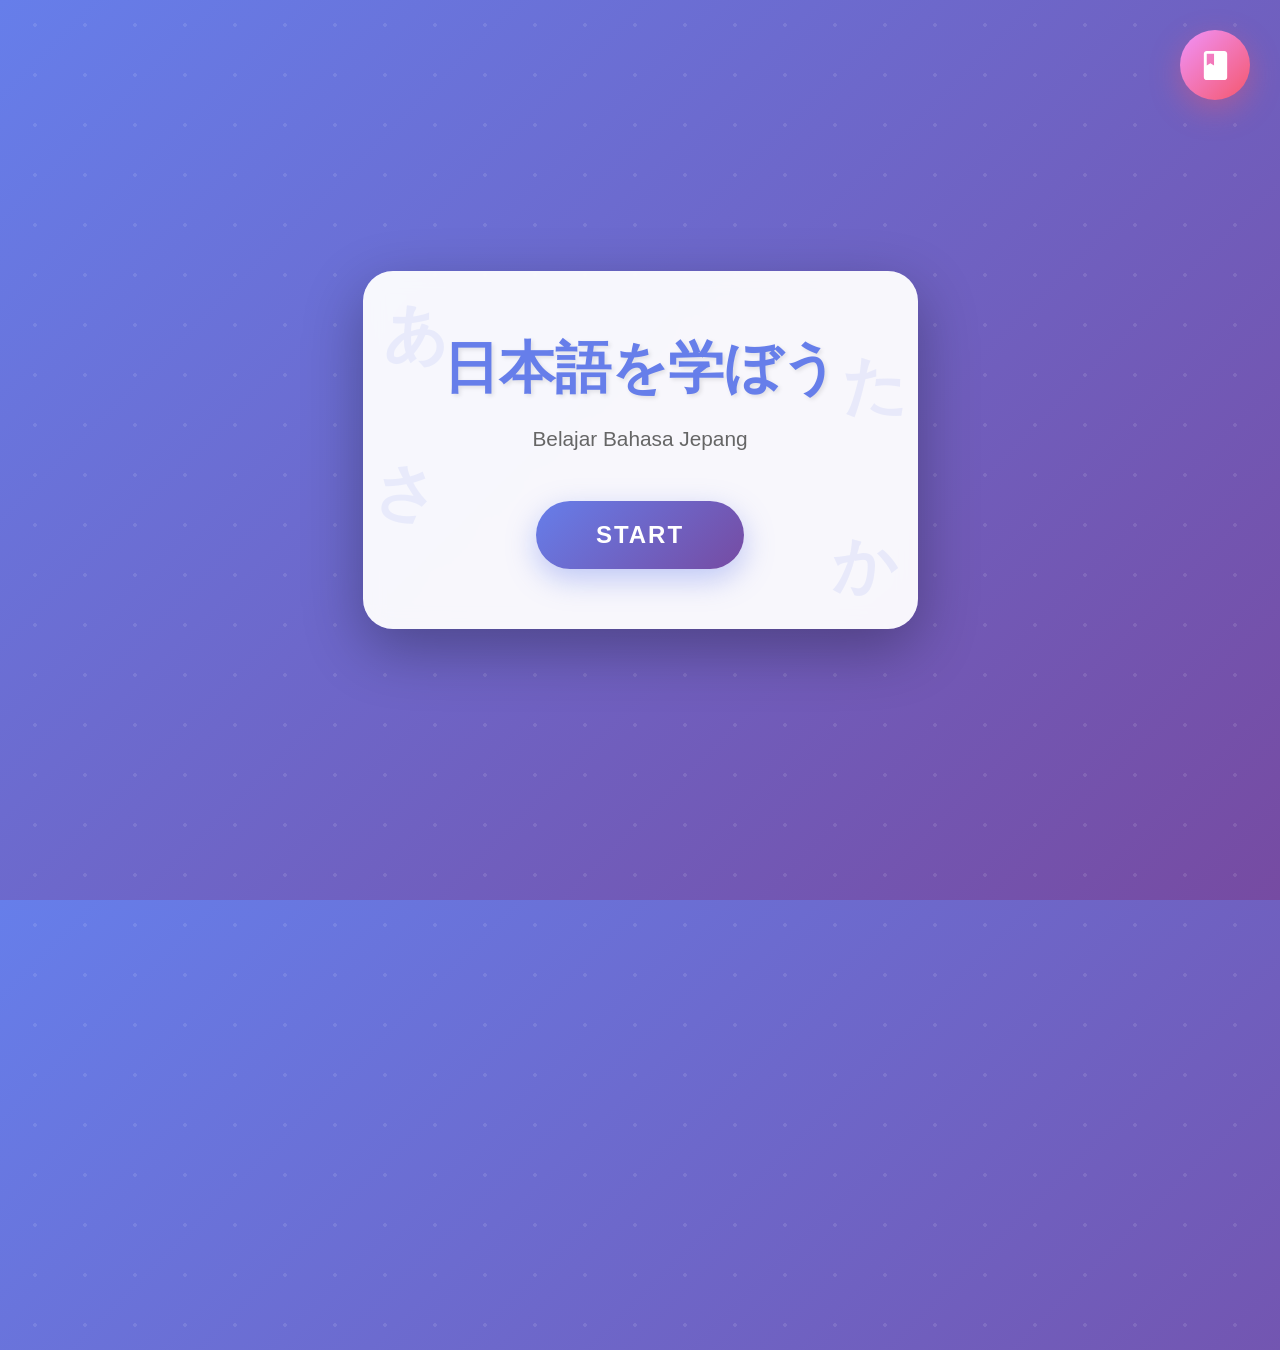
<file: index.html>
<!DOCTYPE html>
<html lang="id">
<head>
  <meta charset="UTF-8" />
  <meta name="viewport" content="width=device-width, initial-scale=1.0" />
  <title>Belajar Bahasa Jepang</title>
  <style>
    * {
      margin: 0;
      padding: 0;
      box-sizing: border-box;
    }

    body {
      font-family: 'Segoe UI', Tahoma, Geneva, Verdana, sans-serif;
      background: linear-gradient(135deg, #667eea 0%, #764ba2 100%);
      min-height: 100vh;
      display: flex;
      justify-content: center;
      align-items: center;
      position: relative;
      overflow: hidden;
    }

    body::before {
      content: '';
      position: absolute;
      top: -50%;
      right: -50%;
      width: 200%;
      height: 200%;
      background: radial-gradient(circle, rgba(255,255,255,0.1) 2px, transparent 1px);
      background-size: 50px 50px;
      animation: float 20s linear infinite;
    }

    @keyframes float {
      0% { transform: translate(0, 0); }
      100% { transform: translate(-50px, -50px); }
    }

    .container {
      position: relative;
      z-index: 1;
      text-align: center;
      background: rgba(255, 255, 255, 0.95);
      padding: 60px 80px;
      border-radius: 30px;
      box-shadow: 0 20px 60px rgba(0, 0, 0, 0.3);
      backdrop-filter: blur(10px);
    }

    .vocab-btn {
      position: fixed;
      top: 30px;
      right: 30px;
      width: 70px;
      height: 70px;
      background: linear-gradient(135deg, #f093fb 0%, #f5576c 100%);
      border: none;
      border-radius: 50%;
      cursor: pointer;
      display: flex;
      justify-content: center;
      align-items: center;
      box-shadow: 0 10px 30px rgba(245, 87, 108, 0.4);
      transition: all 0.3s ease;
      z-index: 10;
    }

    .vocab-btn:hover {
      transform: scale(1.1) rotate(5deg);
      box-shadow: 0 15px 40px rgba(245, 87, 108, 0.6);
    }

    .vocab-btn svg {
      width: 35px;
      height: 35px;
      fill: white;
    }

    h1 {
      font-size: 3.5em;
      color: #667eea;
      margin-bottom: 20px;
      font-weight: 700;
      text-shadow: 2px 2px 4px rgba(0, 0, 0, 0.1);
    }

    .subtitle {
      font-size: 1.3em;
      color: #666;
      margin-bottom: 50px;
      font-weight: 300;
    }

    .start-btn {
      background: linear-gradient(135deg, #667eea 0%, #764ba2 100%);
      color: white;
      border: none;
      padding: 20px 60px;
      font-size: 1.5em;
      border-radius: 50px;
      cursor: pointer;
      font-weight: 600;
      box-shadow: 0 10px 30px rgba(102, 126, 234, 0.4);
      transition: all 0.3s ease;
      text-transform: uppercase;
      letter-spacing: 2px;
    }

    .start-btn:hover {
      transform: translateY(-5px);
      box-shadow: 0 15px 40px rgba(102, 126, 234, 0.6);
    }

    .start-btn:active {
      transform: translateY(-2px);
    }

    .decorative {
      position: absolute;
      font-size: 4em;
      opacity: 0.1;
      color: #667eea;
      font-weight: bold;
    }

    .decorative:nth-child(1) { top: 20px; left: 20px; }
    .decorative:nth-child(2) { bottom: 20px; right: 20px; }
    .decorative:nth-child(3) { top: 50%; left: 10px; }
    .decorative:nth-child(4) { top: 20%; right: 10px; }
  </style>
</head>
<body>
  <button class="vocab-btn" onclick="window.location.href='vocab.html'" title="Buka Vocabulary">
    <svg viewBox="0 0 24 24">
      <path d="M18 2H6c-1.1 0-2 .9-2 2v16c0 1.1.9 2 2 2h12c1.1 0 2-.9 2-2V4c0-1.1-.9-2-2-2zM6 4h5v8l-2.5-1.5L6 12V4z"/>
    </svg>
  </button>

  <div class="container">
    <div class="decorative">あ</div>
    <div class="decorative">か</div>
    <div class="decorative">さ</div>
    <div class="decorative">た</div>
    
    <h1>日本語を学ぼう</h1>
    <p class="subtitle">Belajar Bahasa Jepang</p>
    
    <button class="start-btn" onclick="window.location.href='quiz.html'">
      START
    </button>
  </div>
</body>
</html>
</file>
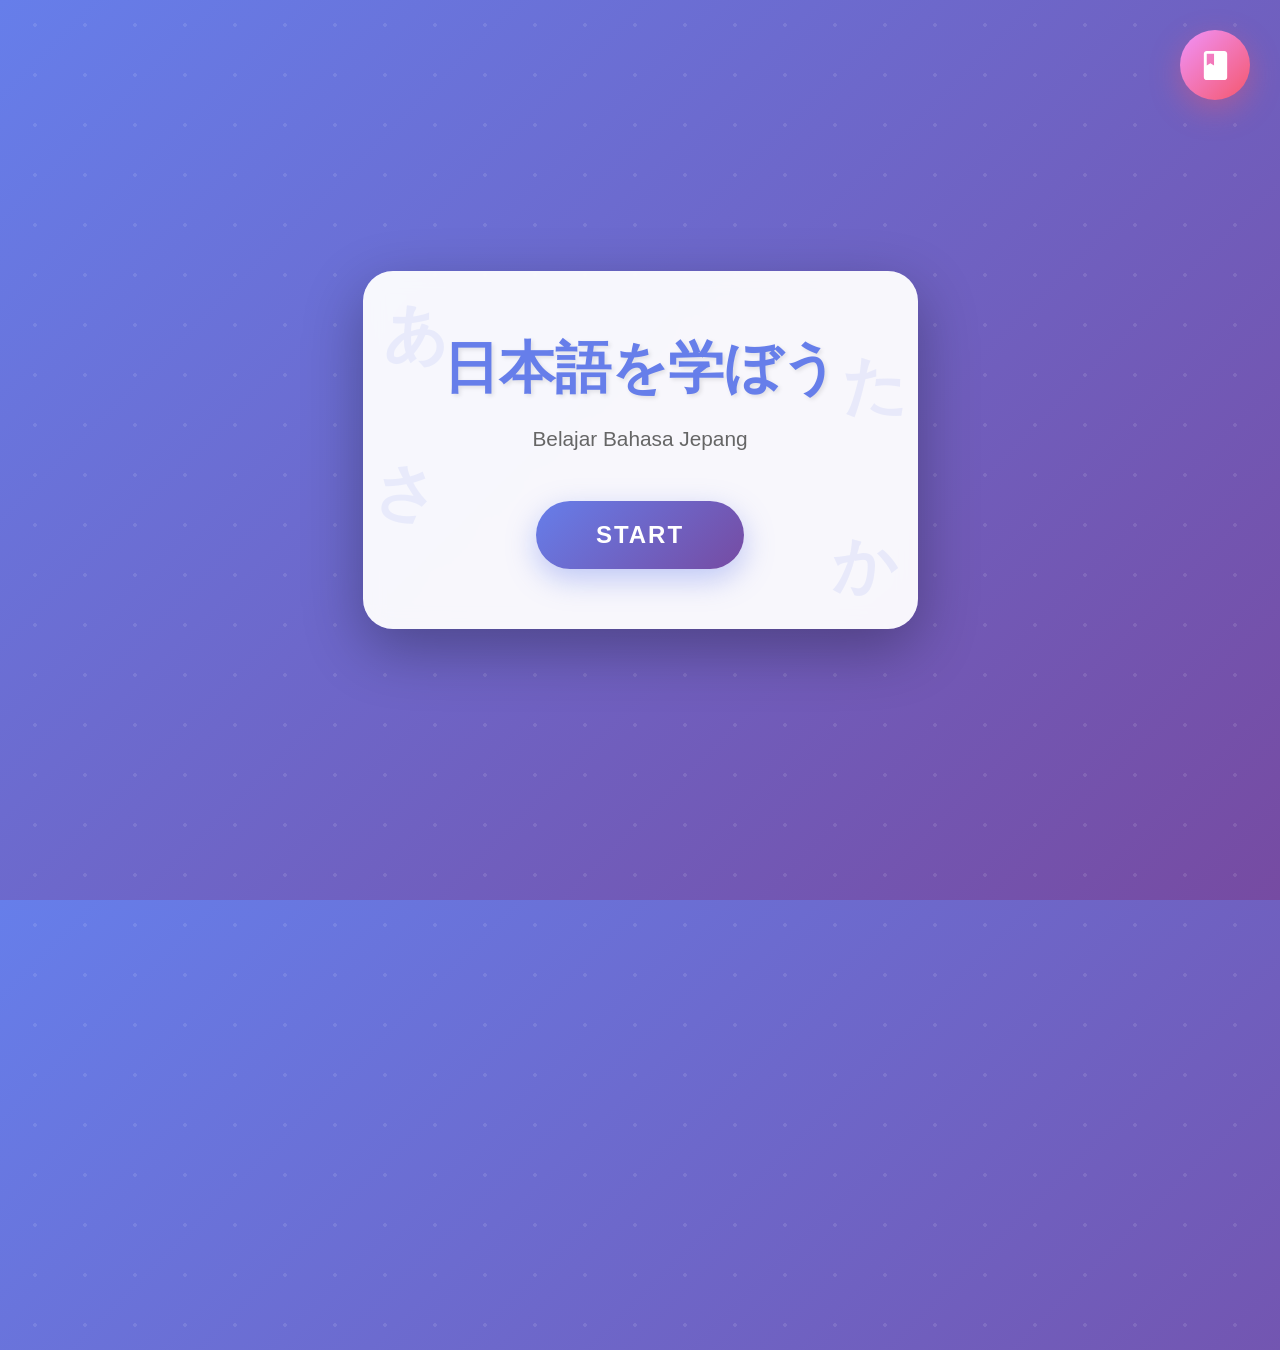
<file: BelajarBahasaJepang.html>
<!DOCTYPE html>
<html lang="id">
<head>
  <meta charset="UTF-8" />
  <meta name="viewport" content="width=device-width, initial-scale=1.0" />
  <title>Belajar Bahasa Jepang</title>
  <style>
    * {
      margin: 0;
      padding: 0;
      box-sizing: border-box;
    }

    body {
      font-family: 'Segoe UI', Tahoma, Geneva, Verdana, sans-serif;
      background: linear-gradient(135deg, #667eea 0%, #764ba2 100%);
      min-height: 100vh;
      display: flex;
      justify-content: center;
      align-items: center;
      position: relative;
      overflow: hidden;
    }

    body::before {
      content: '';
      position: absolute;
      top: -50%;
      right: -50%;
      width: 200%;
      height: 200%;
      background: radial-gradient(circle, rgba(255,255,255,0.1) 2px, transparent 1px);
      background-size: 50px 50px;
      animation: float 20s linear infinite;
    }

    @keyframes float {
      0% { transform: translate(0, 0); }
      100% { transform: translate(-50px, -50px); }
    }

    .container {
      position: relative;
      z-index: 1;
      text-align: center;
      background: rgba(255, 255, 255, 0.95);
      padding: 60px 80px;
      border-radius: 30px;
      box-shadow: 0 20px 60px rgba(0, 0, 0, 0.3);
      backdrop-filter: blur(10px);
    }

    .vocab-btn {
      position: fixed;
      top: 30px;
      right: 30px;
      width: 70px;
      height: 70px;
      background: linear-gradient(135deg, #f093fb 0%, #f5576c 100%);
      border: none;
      border-radius: 50%;
      cursor: pointer;
      display: flex;
      justify-content: center;
      align-items: center;
      box-shadow: 0 10px 30px rgba(245, 87, 108, 0.4);
      transition: all 0.3s ease;
      z-index: 10;
    }

    .vocab-btn:hover {
      transform: scale(1.1) rotate(5deg);
      box-shadow: 0 15px 40px rgba(245, 87, 108, 0.6);
    }

    .vocab-btn svg {
      width: 35px;
      height: 35px;
      fill: white;
    }

    h1 {
      font-size: 3.5em;
      color: #667eea;
      margin-bottom: 20px;
      font-weight: 700;
      text-shadow: 2px 2px 4px rgba(0, 0, 0, 0.1);
    }

    .subtitle {
      font-size: 1.3em;
      color: #666;
      margin-bottom: 50px;
      font-weight: 300;
    }

    .start-btn {
      background: linear-gradient(135deg, #667eea 0%, #764ba2 100%);
      color: white;
      border: none;
      padding: 20px 60px;
      font-size: 1.5em;
      border-radius: 50px;
      cursor: pointer;
      font-weight: 600;
      box-shadow: 0 10px 30px rgba(102, 126, 234, 0.4);
      transition: all 0.3s ease;
      text-transform: uppercase;
      letter-spacing: 2px;
    }

    .start-btn:hover {
      transform: translateY(-5px);
      box-shadow: 0 15px 40px rgba(102, 126, 234, 0.6);
    }

    .start-btn:active {
      transform: translateY(-2px);
    }

    .decorative {
      position: absolute;
      font-size: 4em;
      opacity: 0.1;
      color: #667eea;
      font-weight: bold;
    }

    .decorative:nth-child(1) { top: 20px; left: 20px; }
    .decorative:nth-child(2) { bottom: 20px; right: 20px; }
    .decorative:nth-child(3) { top: 50%; left: 10px; }
    .decorative:nth-child(4) { top: 20%; right: 10px; }
  </style>
</head>
<body>
  <button class="vocab-btn" onclick="window.location.href='Vocab.html'" title="Buka Vocabulary">
    <svg viewBox="0 0 24 24">
      <path d="M18 2H6c-1.1 0-2 .9-2 2v16c0 1.1.9 2 2 2h12c1.1 0 2-.9 2-2V4c0-1.1-.9-2-2-2zM6 4h5v8l-2.5-1.5L6 12V4z"/>
    </svg>
  </button>

  <div class="container">
    <div class="decorative">あ</div>
    <div class="decorative">か</div>
    <div class="decorative">さ</div>
    <div class="decorative">た</div>
    
    <h1>日本語を学ぼう</h1>
    <p class="subtitle">Belajar Bahasa Jepang</p>
    
    <button class="start-btn" onclick="window.location.href='Quiz.html'">
      START
    </button>
  </div>
</body>
</html>
</file>
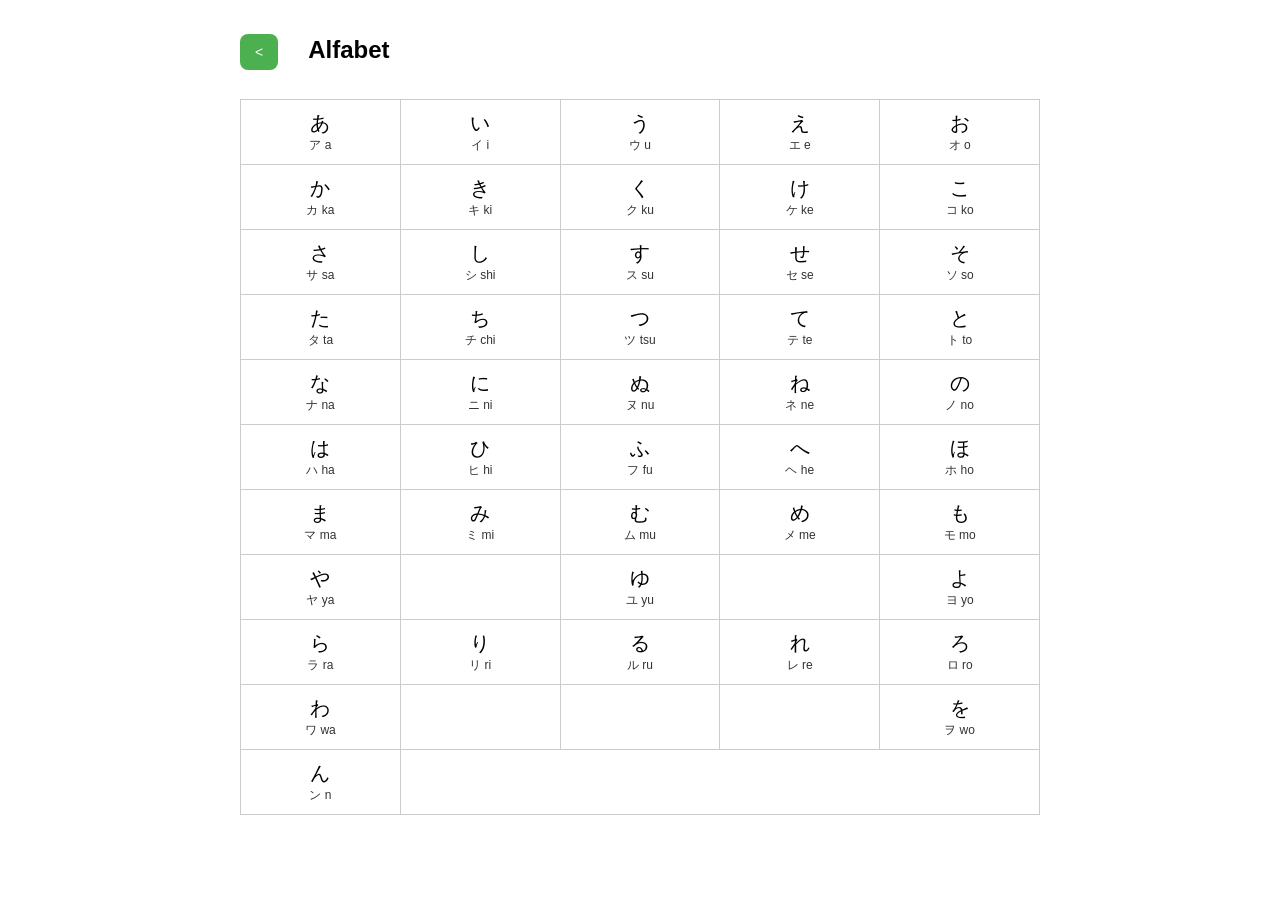
<file: vocab.html>
<!DOCTYPE html> 
<html lang="id">
<head>
  <meta charset="UTF-8" />
  <meta name="viewport" content="width=device-width, initial-scale=1.0" />
  <title>Alfabet Jepang</title>
  <link rel="stylesheet" href="vocab.css" />
</head>
<body>
  <div class="container">
    <div class="header">
        <button onclick="goback()"><</button>
        <h1>Alfabet</h1>
    </div>

    <table>
      <tbody>
        <tr>
          <td>あ<br><small>ア a</small></td>
          <td>い<br><small>イ i</small></td>
          <td>う<br><small>ウ u</small></td>
          <td>え<br><small>エ e</small></td>
          <td>お<br><small>オ o</small></td>
        </tr>
        <tr>
          <td>か<br><small>カ ka</small></td>
          <td>き<br><small>キ ki</small></td>
          <td>く<br><small>ク ku</small></td>
          <td>け<br><small>ケ ke</small></td>
          <td>こ<br><small>コ ko</small></td>
        </tr>
        <tr>
          <td>さ<br><small>サ sa</small></td>
          <td>し<br><small>シ shi</small></td>
          <td>す<br><small>ス su</small></td>
          <td>せ<br><small>セ se</small></td>
          <td>そ<br><small>ソ so</small></td>
        </tr>
        <tr>
          <td>た<br><small>タ ta</small></td>
          <td>ち<br><small>チ chi</small></td>
          <td>つ<br><small>ツ tsu</small></td>
          <td>て<br><small>テ te</small></td>
          <td>と<br><small>ト to</small></td>
        </tr>
        <tr>
          <td>な<br><small>ナ na</small></td>
          <td>に<br><small>ニ ni</small></td>
          <td>ぬ<br><small>ヌ nu</small></td>
          <td>ね<br><small>ネ ne</small></td>
          <td>の<br><small>ノ no</small></td>
        </tr>
        <tr>
          <td>は<br><small>ハ ha</small></td>
          <td>ひ<br><small>ヒ hi</small></td>
          <td>ふ<br><small>フ fu</small></td>
          <td>へ<br><small>ヘ he</small></td>
          <td>ほ<br><small>ホ ho</small></td>
        </tr>
        <tr>
          <td>ま<br><small>マ ma</small></td>
          <td>み<br><small>ミ mi</small></td>
          <td>む<br><small>ム mu</small></td>
          <td>め<br><small>メ me</small></td>
          <td>も<br><small>モ mo</small></td>
        </tr>
        <tr>
          <td>や<br><small>ヤ ya</small></td>
          <td></td>
          <td>ゆ<br><small>ユ yu</small></td>
          <td></td>
          <td>よ<br><small>ヨ yo</small></td>
        </tr>
        <tr>
          <td>ら<br><small>ラ ra</small></td>
          <td>り<br><small>リ ri</small></td>
          <td>る<br><small>ル ru</small></td>
          <td>れ<br><small>レ re</small></td>
          <td>ろ<br><small>ロ ro</small></td>
        </tr>
        <tr>
          <td>わ<br><small>ワ wa</small></td>
          <td></td>
          <td></td>
          <td></td>
          <td>を<br><small>ヲ wo</small></td>
        </tr>
        <tr>
          <td>ん<br><small>ン n</small></td>
          <td colspan="4"></td>
        </tr> 
      </tbody>
    </table>
  </div>

  <script src="vocab.js"></script>

</body>
</html>
</file>
<file: vocab.css>
body {
  font-family: sans-serif;
  background-color: #fff;
  margin: 0;
  padding: 20px;
  box-sizing: border-box;
}

.header {
  display: flex;
  align-items: center;
  justify-content: flex-start;
}

.container {
  max-width: 800px;
  margin: auto;
}

h1 {
  font-size: 24px;
  margin-bottom: 35px;
}

table {
  width: 100%;
  border-collapse: collapse;
}

td {
  width: 20%;
  border: 1px solid #ccc;
  padding: 10px;
  text-align: center;
  vertical-align: middle;
  font-size: 20px;
}

small {
  display: block;
  font-size: 12px;
  color: #333;
}

button {
  margin-bottom: 16px;
  margin-right: 30px;
  padding: 10px 15px;
  background-color: #4caf50;
  color: white;
  border: none;
  border-radius: 8px;
  cursor: pointer;
  font-size: 14px;
}

button:hover {
  background-color: #45a049;
}
</file>
